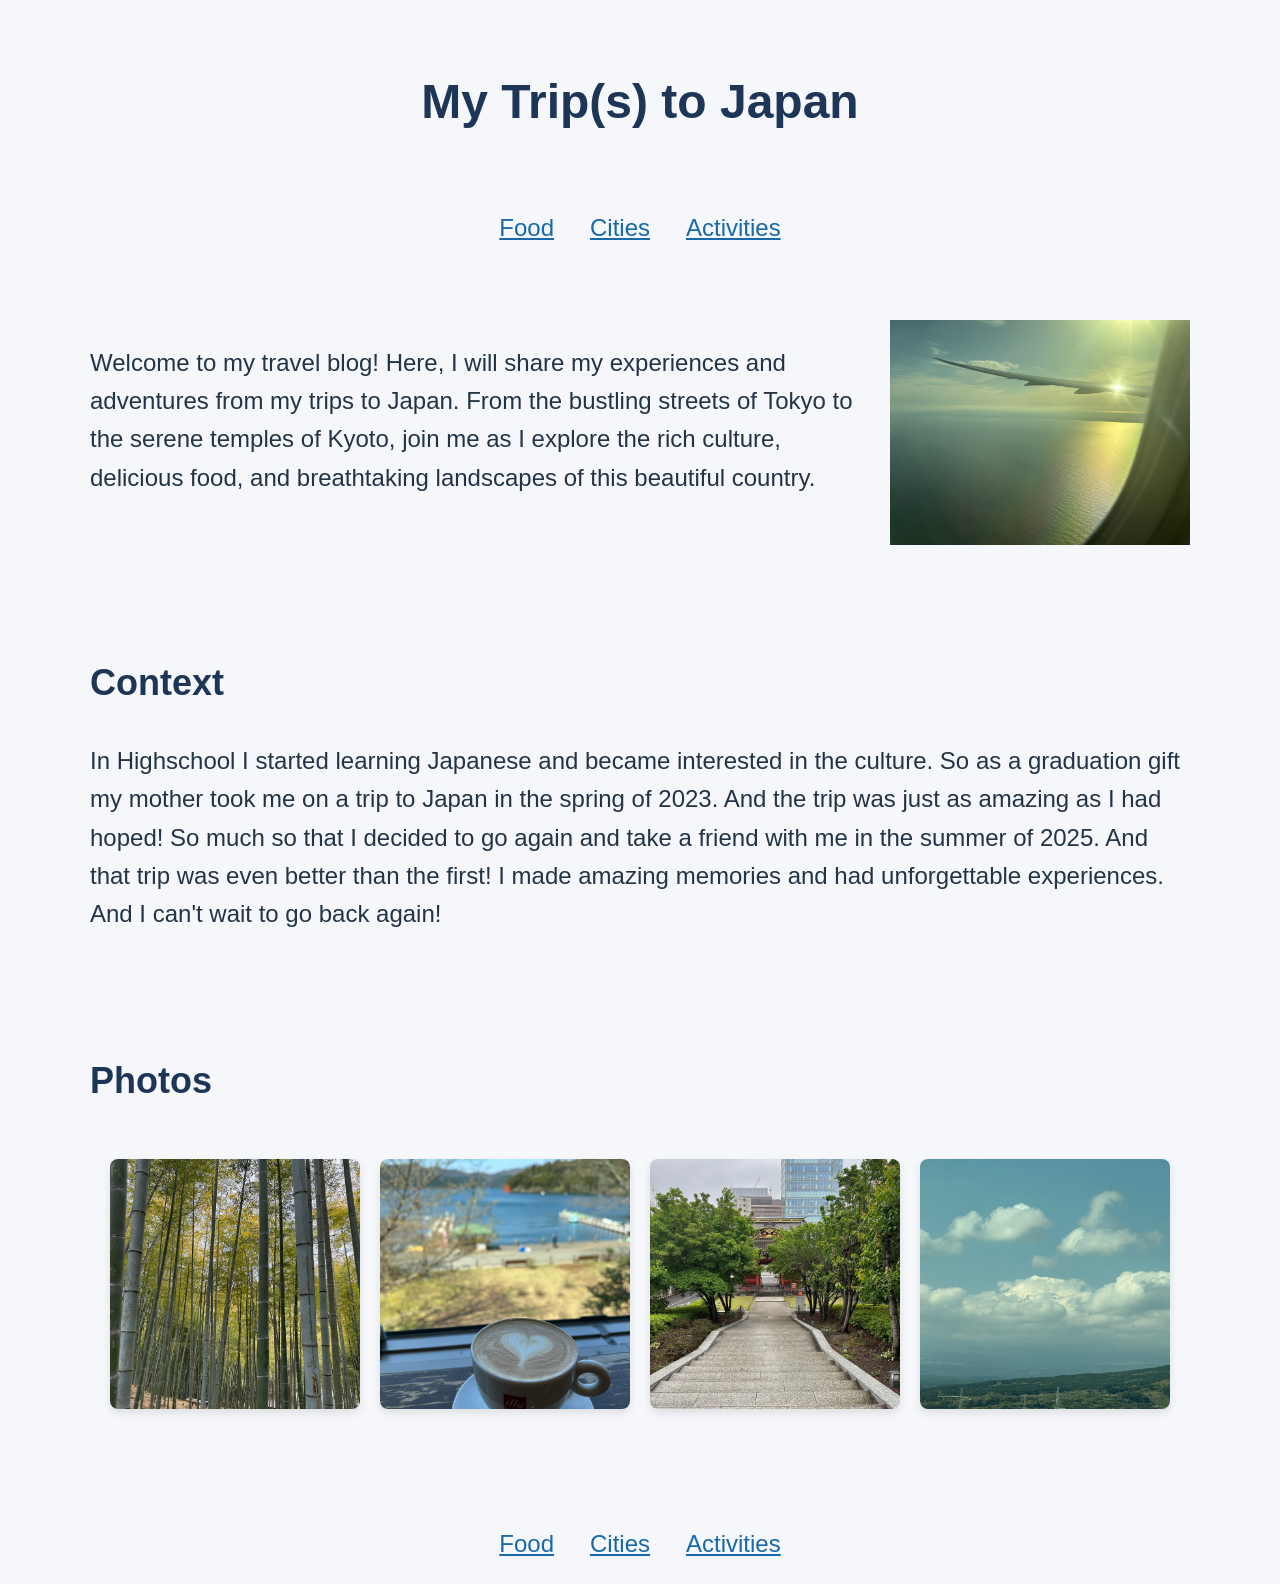
<file: index.html>
<!DOCTYPE html>
<html lang="en">
<head>
    <meta charset="UTF-8">
    <meta name="viewport" content="width=device-width, initial-scale=1.0">
    <link rel="stylesheet" href="style.css">
    <title>My Trip(s) to Japan</title>
</head>
<body>
    <header>
        <h1>My Trip(s) to Japan</h1>
    </header>
    <nav>
            <a href="food.html">Food</a>
            <a href="cities.html">Cities</a>
            <a href="activities.html">Activities</a>
    </nav>
    <main>
        <section>
            <img src="media/Airplane.jpeg" alt="Plane" align="right" />
            <p>Welcome to my travel blog! Here, I will share my experiences and adventures from my trips to Japan. From the bustling streets of Tokyo to the serene temples of Kyoto, join me as I explore the rich culture, delicious food, and breathtaking landscapes of this beautiful country.</p>
        </section>
        <section>
            <h2>Context</h2>
            <p>In Highschool I started learning Japanese and became interested in the culture. So as a graduation gift my mother took me on a trip to Japan in the spring of 2023. And the trip was just as amazing as I had hoped! So much so that I decided to go again and take a friend with me in the summer of 2025. And that trip was even better than the first! I made amazing memories and had unforgettable experiences. And I can't wait to go back again!</p>
        </section>
        <section>
            <h2>Photos</h2>
            <!-- I designed this photo gallery div to help me display lots of phots on each webpage -->
            <div class="photo-gallery">
                <div class="photo">
                    <img src="media/Bamboo.jpeg" alt="Bamboo Forest" height="400" width="350" />
                </div>
                <div class="photo">
                    <img src="media/Coffee.jpeg" alt="Coffee" height="400" width="350" />
                </div>
                <div class="photo">
                    <img src="media/Stairs.jpeg" alt="Stairs" height="400" width="350" />
                </div>
                <div class="photo">
                    <img src="media/Fuji-San.JPG" alt="Mount Fuji" height="400" width="350" />   
            </div>
        </section>
    </main>
    <nav>
            <a href="food.html">Food</a>
            <a href="cities.html">Cities</a>
            <a href="activities.html">Activities</a>
    </nav>
</body>
</html>
</file>
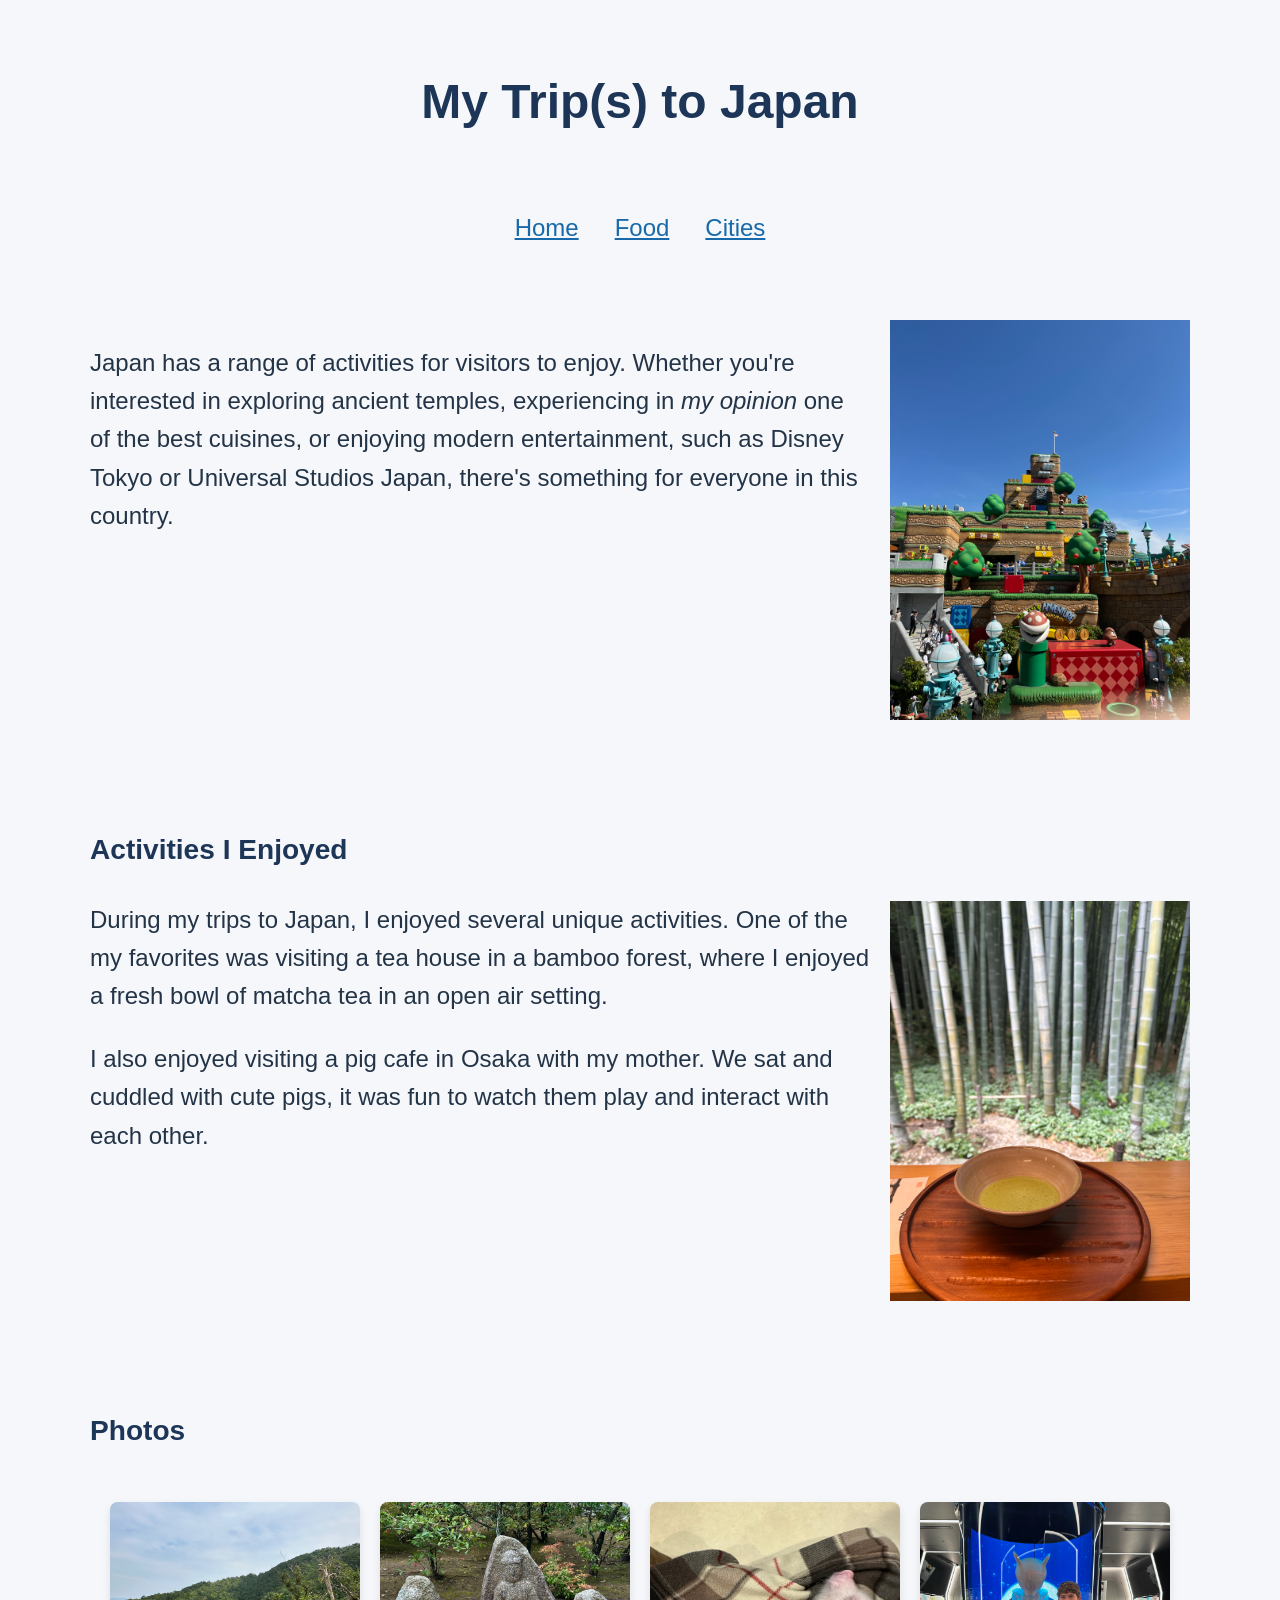
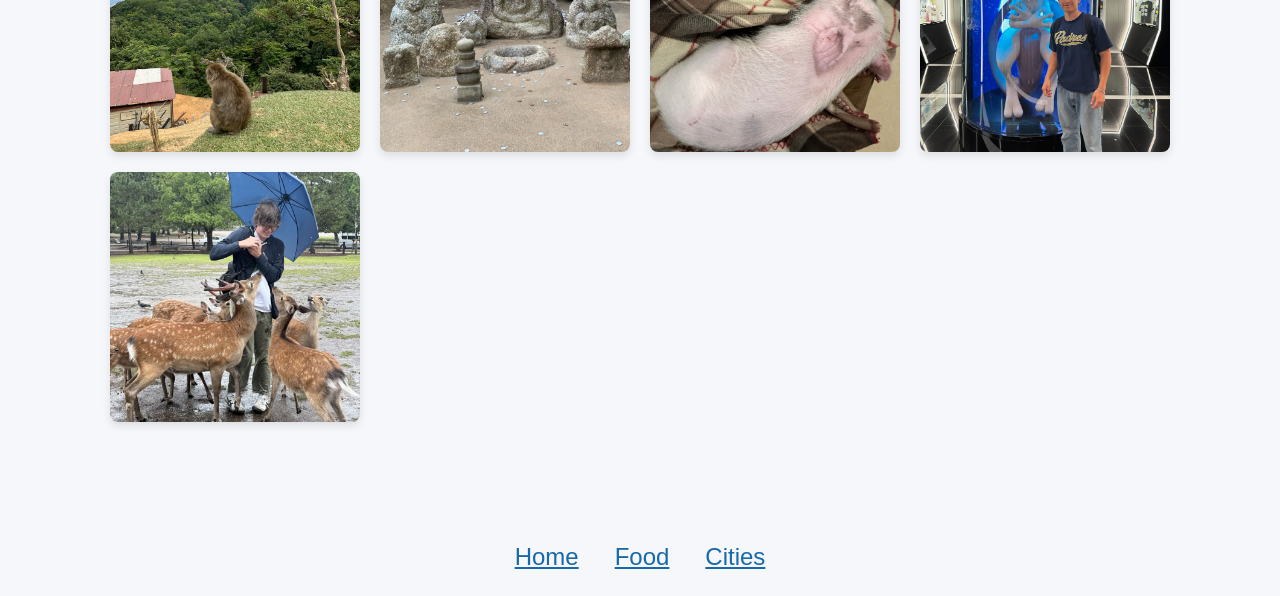
<file: activities.html>
<!DOCTYPE html>
<html lang="en">
<head>
    <meta charset="UTF-8">
    <meta name="viewport" content="width=device-width, initial-scale=1.0">
    <link rel="stylesheet" href="style.css">
    <title>My Trip(s) to Japan - Activities</title>
</head>
<body>
    <header>
        <h1>My Trip(s) to Japan</h1>
    </header>
    <nav>
            <a href="index.html">Home</a>
            <a href="food.html">Food</a>
            <a href="cities.html">Cities</a>
    </nav>
    <main>
        <section>
            <img src="media/Mario.jpeg" alt="Mario World" align="right" />
            <p>Japan has a range of activities for visitors to enjoy. Whether you're interested in exploring ancient temples, experiencing in <i>my opinion</i> one of the best cuisines, or enjoying modern entertainment, such as Disney Tokyo or Universal Studios Japan, there's something for everyone in this country.</p>
            
        </section>
        <section>
            <h3>Activities I Enjoyed</h3>
            <img src="media/Tea.jpeg" alt="Tea" align="right" />
            <p>During my trips to Japan, I enjoyed several unique activities. One of the my favorites was visiting a tea house in a bamboo forest, where I enjoyed a fresh bowl of matcha tea in an open air setting.</p>
            <p>I also enjoyed visiting a pig cafe in Osaka with my mother. We sat and cuddled with cute pigs, it was fun to watch them play and interact with each other.</p>
        </section>
        <section>
            <h3>Photos</h3>
            <div class="photo-gallery">
                <div class="photo">
                    <img src="media/Monkey.jpeg" alt="Monkey" height="400" width="350" />
                </div>
                <div class="photo">
                    <img src="media/Totems.jpeg" alt="Totems" height="400" width="350" />
                </div>
                <div class="photo">
                    <img src="media/Piggy.JPG" alt="Pig Cafe" height="400" width="350" />
                </div>
                <div class="photo">
                    <img src="media/MewTwo.jpeg" alt="MewTwo" height="400" width="350" />
                </div>
                <div class="photo">
                    <img src="media/ManyDeer.jpg" alt="Deer of Nara Park" height="400" width="350" />
                </div>
            </div>
        </section>
    </main>
    <nav>
        <a href="index.html">Home</a>
        <a href="food.html">Food</a>
        <a href="cities.html">Cities</a>
    </nav>
</body>
</html>
</file>
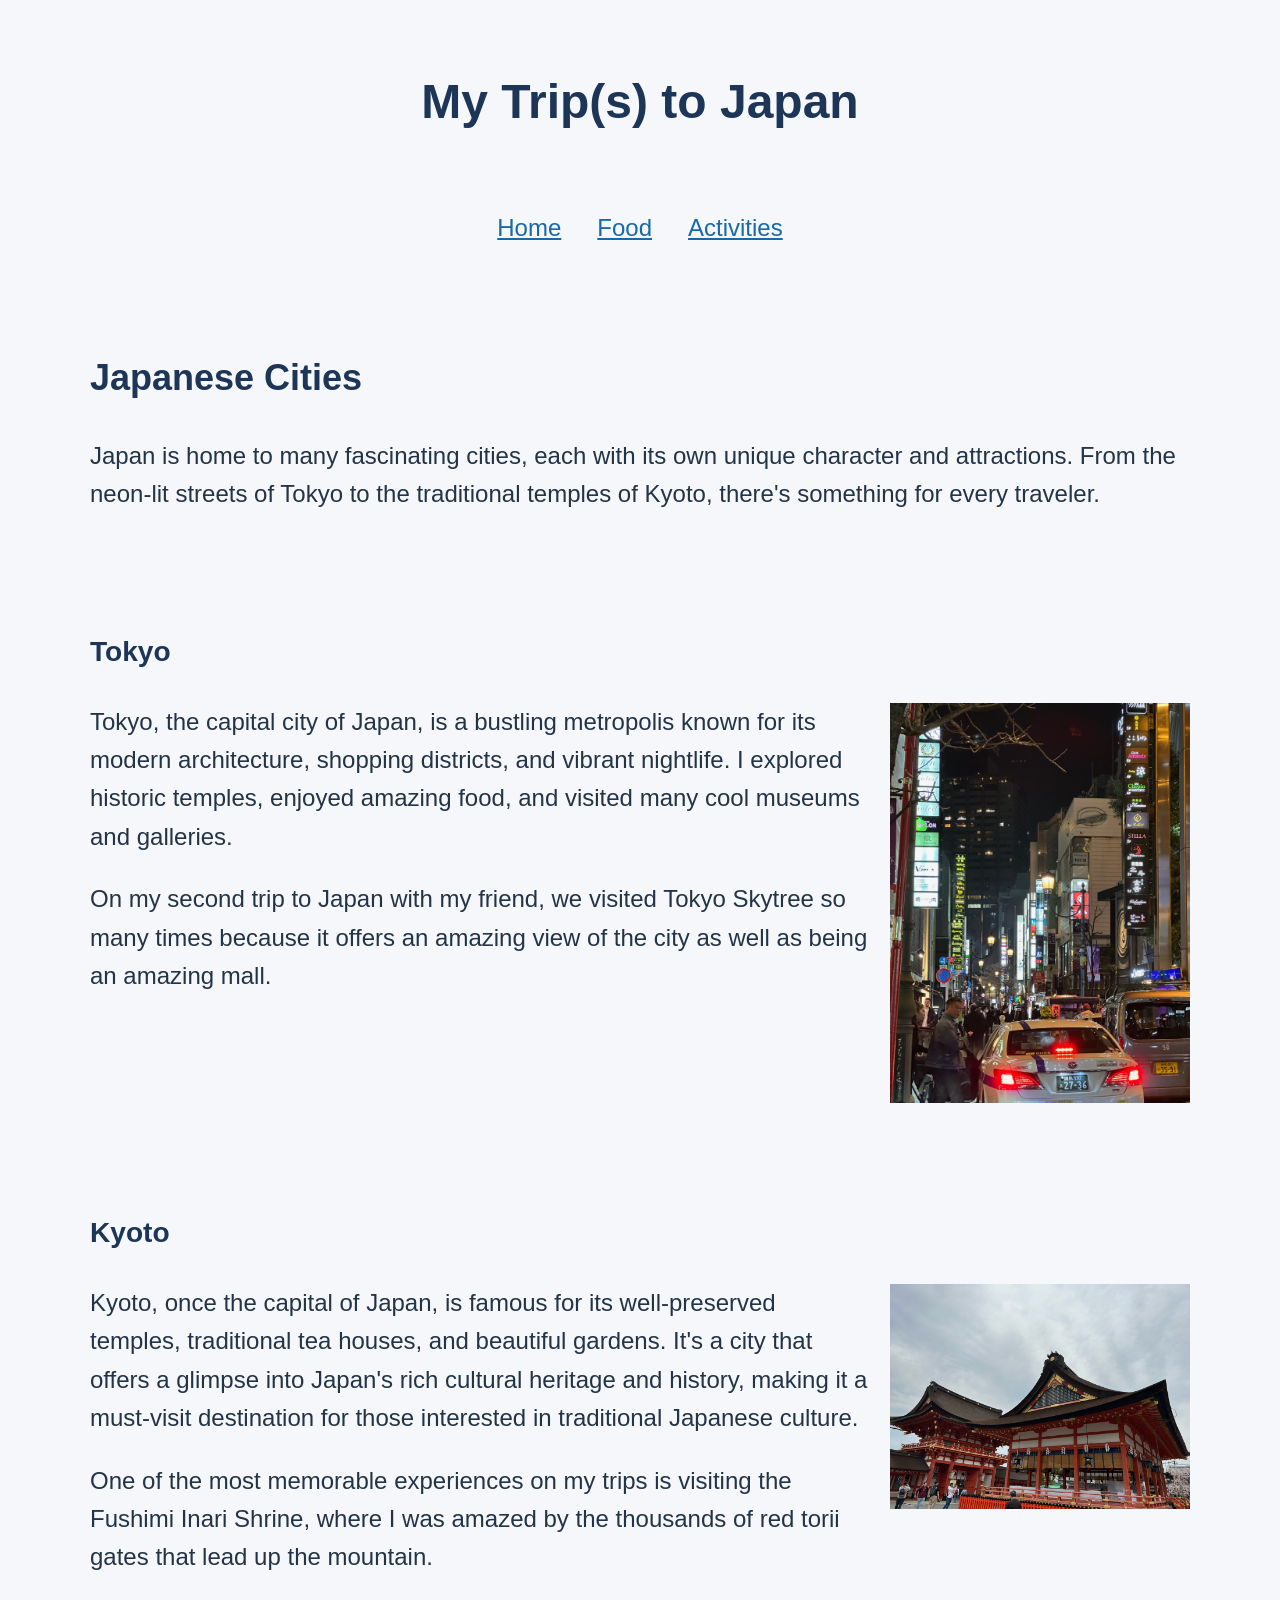
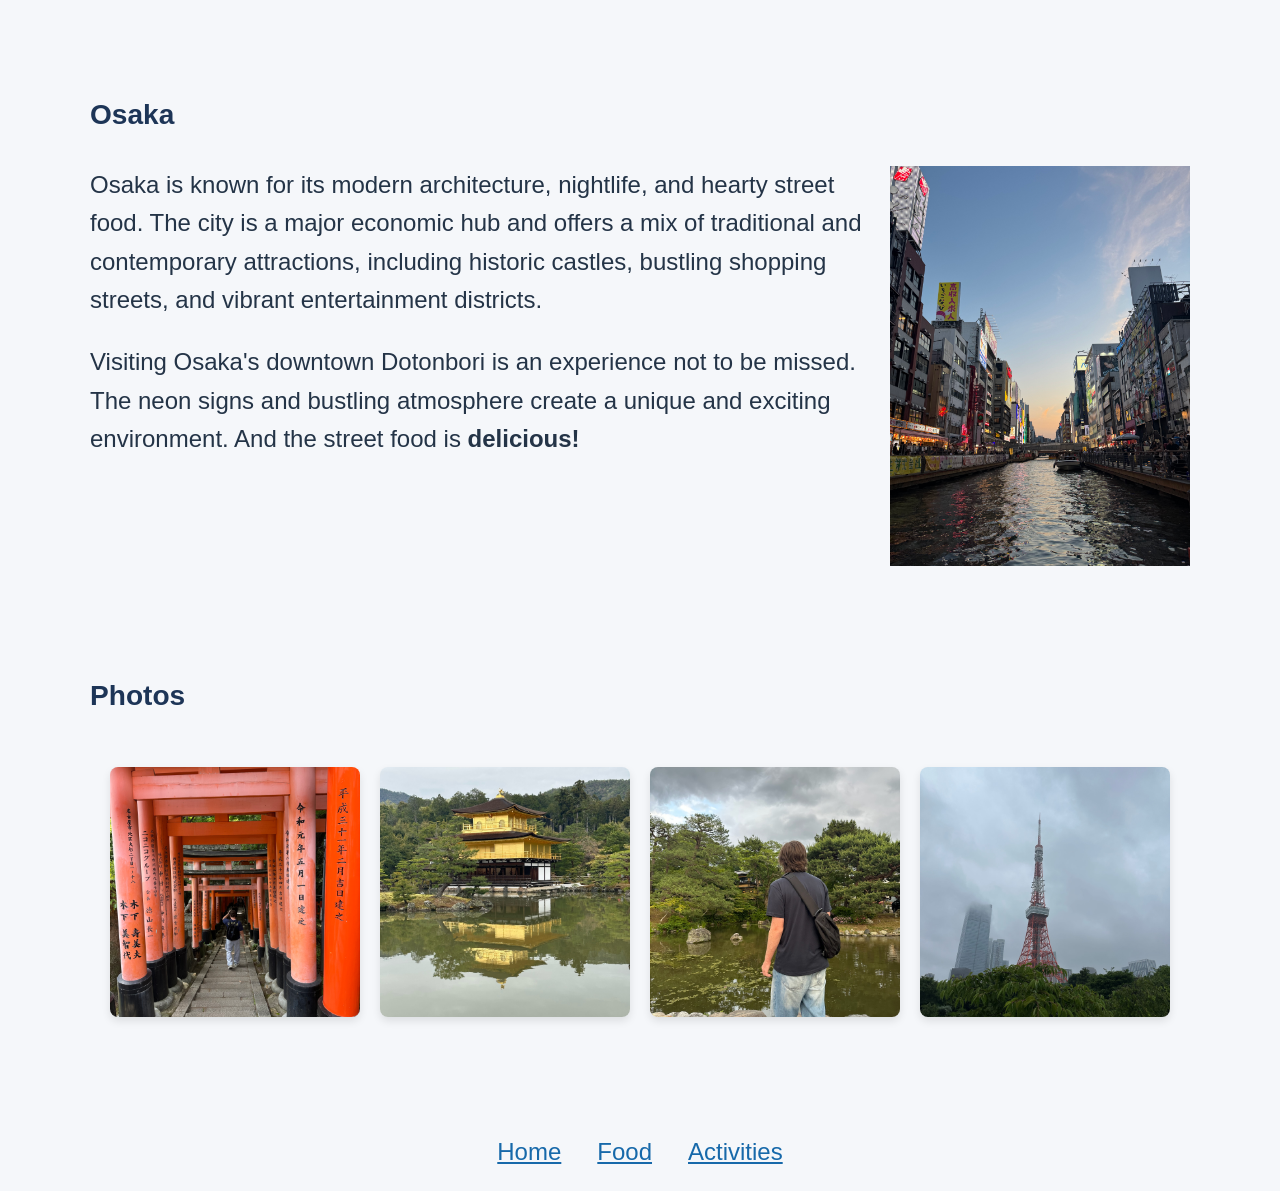
<file: cities.html>
<!DOCTYPE html>
<html lang="en">
<head>
    <meta charset="UTF-8">
    <meta name="viewport" content="width=device-width, initial-scale=1.0">
    <link rel="stylesheet" href="style.css">
    <title>My Trip(s) to Japan - Cities</title>
</head>
<body>
    <header>
        <h1>My Trip(s) to Japan</h1>
    </header>
    <nav>
            <a href="index.html">Home</a>
            <a href="food.html">Food</a>
            <a href="activities.html">Activities</a>
    </nav>
    <main>
        <section>
            <h2>Japanese Cities</h2>
            <p>Japan is home to many fascinating cities, each with its own unique character and attractions. From the neon-lit streets of Tokyo to the traditional temples of Kyoto, there's something for every traveler.</p>
        </section>
        <section>
            <h3>Tokyo</h3>
            <img src="media/Tokyo.jpg" alt="Tokyo" align="right" />
            <p>Tokyo, the capital city of Japan, is a bustling metropolis known for its modern architecture, shopping districts, and vibrant nightlife. I explored historic temples, enjoyed amazing food, and visited many cool museums and galleries.</p>
            <p>On my second trip to Japan with my friend, we visited Tokyo Skytree so many times because it offers an amazing view of the city as well as being an amazing mall.</p>
            
        </section>
        <section>
            <h3>Kyoto</h3>
            <img src="media/Kyoto.jpg" alt="Kyoto" align="right" />
            <p>Kyoto, once the capital of Japan, is famous for its well-preserved temples, traditional tea houses, and beautiful gardens. It's a city that offers a glimpse into Japan's rich cultural heritage and history, making it a must-visit destination for those interested in traditional Japanese culture.</p>
            <p>One of the most memorable experiences on my trips is visiting the Fushimi Inari Shrine, where I was amazed by the thousands of red torii gates that lead up the mountain.</p>
            
        </section>
        <section>
            <h3>Osaka</h3>
            <img src="media/Osaka.jpg" alt="Osaka" align="right" />
            <p>Osaka is known for its modern architecture, nightlife, and hearty street food. The city is a major economic hub and offers a mix of traditional and contemporary attractions, including historic castles, bustling shopping streets, and vibrant entertainment districts.</p>
            <p> Visiting Osaka's downtown Dotonbori is an experience not to be missed. The neon signs and bustling atmosphere create a unique and exciting environment. And the street food is <strong>delicious!</strong></p>
            
        </section>
        <section>
            <h3>Photos</h3>
            <div class="photo-gallery">
                <div class="photo">
                    <img src="media/FushimiInari.jpeg" alt="Fushimi Inari Shrine" height="400" width="350" />
                </div>
                <div class="photo">
                    <img src="media/Temple.jpeg" alt="Temple" height="400" width="350" />
                </div>
                <div class="photo">
                    <img src="media/Lake.jpeg" alt="Lake" height="400" width="350" />
                </div>
                <div class="photo">
                    <img src="media/Tower.jpeg" alt="Tokyo Tower" height="400" width="350" />
                </div>
            </div>
        </section>
    </main>
    <nav>
        <a href="index.html">Home</a>
        <a href="food.html">Food</a>
        <a href="activities.html">Activities</a>
    </nav>
</body>
</html>
</file>
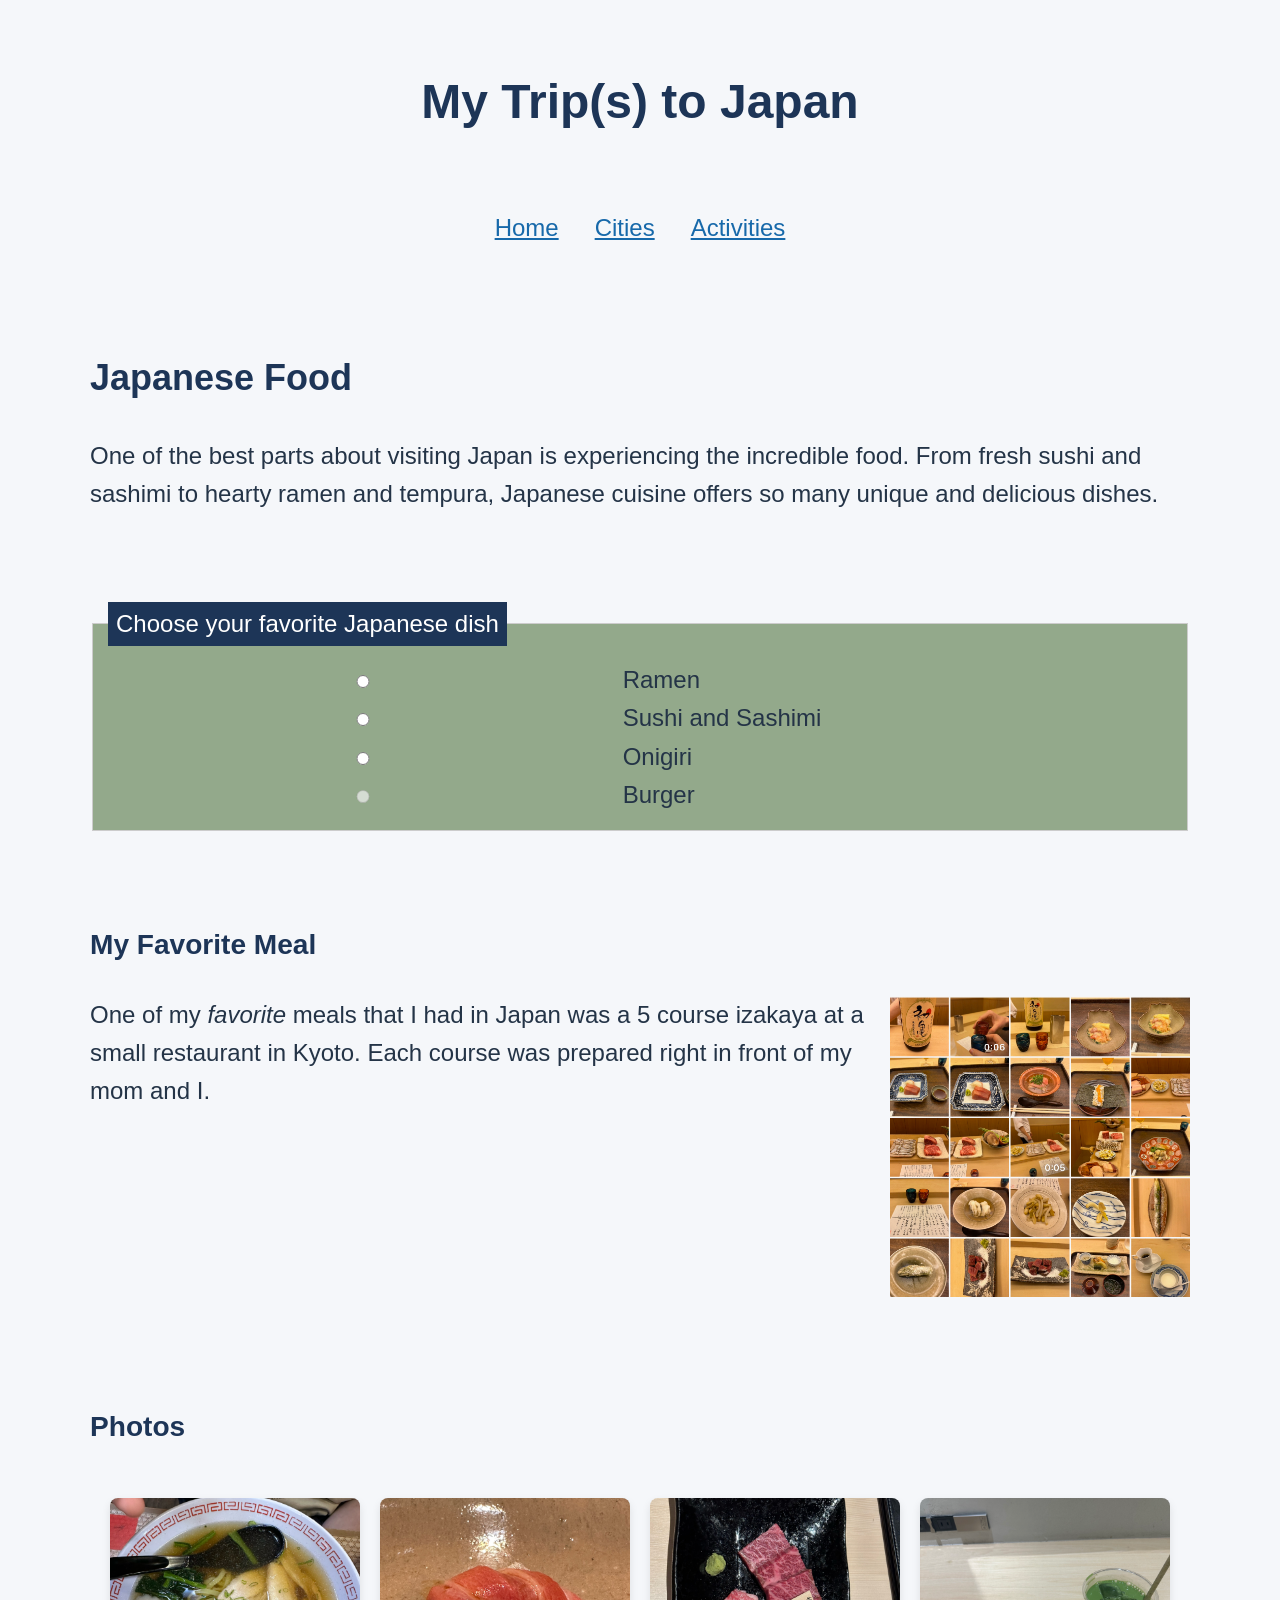
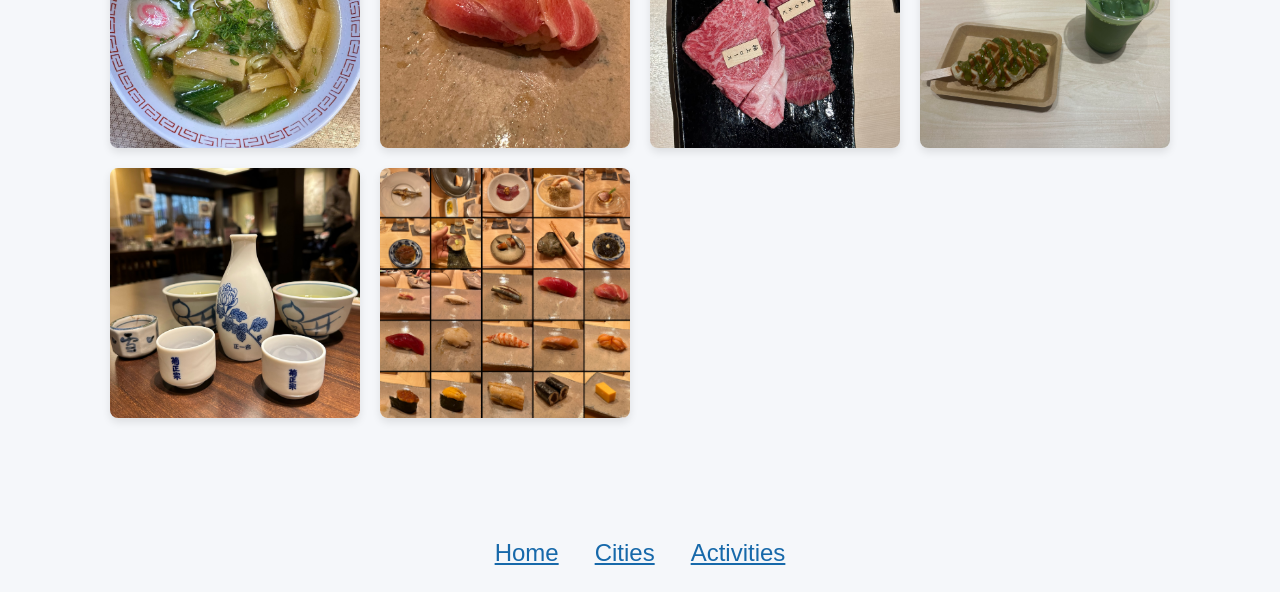
<file: food.html>
<!DOCTYPE html>
<html lang="en">
<head>
    <meta charset="UTF-8">
    <meta name="viewport" content="width=device-width, initial-scale=1.0">
    <link rel="stylesheet" href="style.css">
    <title>My Trip(s) to Japan - Food</title>
</head>
<body>
    <header>
        <h1>My Trip(s) to Japan</h1>
    </header>
    <nav>
            <a href="index.html">Home</a>
            <a href="cities.html">Cities</a>
            <a href="activities.html">Activities</a>
    </nav>
    <main>
        <section>
            <h2>Japanese Food</h2>
            <p>One of the best parts about visiting Japan is experiencing the incredible food. From fresh sushi and sashimi to hearty ramen and tempura, Japanese cuisine offers so many unique and delicious dishes.</p>
        </section>
        <section>
            <form>
                <!--  
                    The fieldset tag is used to group related elements in a form.

                    I am using all these tags and attributes to allow me to create this interactive form for users to select their favorite Japanese dish. 
                    Once we learn about JavaScript, I will be able to make this form interactive and allow users to submit their favorite dish and display it on the page.
                -->
                <fieldset>
                    <!--  The legend tag defines a caption for the fieldset -->
                    <legend>Choose your favorite Japanese dish</legend>
                    <!-- This Input Tag creates a radio button for selecting a dish -->
                    <input type="radio" id="ramen" name="dish" value="R" />
                    <!--  
                        The type attribute specifies the type of input element.
                        And the for attribute of the label tag is used to bind the label to the input element with the corresponding id.
                    -->
                    <label for="ramen">Ramen</label><br />

                    <input type="radio" id="sushi" name="dish" value="S" />
                    <label for="sushi">Sushi and Sashimi</label><br />

                    <input type="radio" id="onigiri" name="dish" value="O" />
                    <label for="onigiri">Onigiri</label><br />
                    
                    <!--  
                    The disabled attribute makes the input element unselectable and unclickable 
                    Since the burger is not a Japanese dish, I have disabled this option to prevent users from selecting it.
                    -->
                    <input type="radio" id="burger" name="dish" value="T" disabled />
                    <label for="burger">Burger</label>
                </fieldset>
            </form>
        </section>
        <section>
            <h3>My Favorite Meal</h3>
            <img src="media/sushi.jpg" alt="Sushi" align="right" />
            <p> One of my <em>favorite</em> meals that I had in Japan was a 5 course izakaya at a small restaurant in Kyoto. Each course was prepared right in front of my mom and I. </p>
        </section>
        <section>
            <h3>Photos</h3>
            <div class="photo-gallery">
                <div class="photo">
                    <img src="media/Ramen.jpeg" alt="Ramen" height="400" width="350" />
                </div>
                <div class="photo">
                    <img src="media/Tuna.jpg" alt="Tuna" height="400" width="350" />
                </div>
                <div class="photo">
                    <img src="media/Steaks.jpeg" alt="Steaks" height="400" width="350" />
                </div>
                <div class="photo">
                    <img src="media/Matcha.jpeg" alt="Matcha" height="400" width="350" />
                </div>
                <div class="photo">
                    <img src="media/Sake.jpeg" alt="Sake" height="400" width="350" />
                </div>
                <div class="photo">
                    <img src="media/Omakase.jpg" alt="Omakase" height="400" width="350" />
                </div>
            </div>
        </section>
    </main>
    <nav>
        <a href="index.html">Home</a>
        <a href="cities.html">Cities</a>
        <a href="activities.html">Activities</a>
    </nav>
</body>
</html>
</file>
<file: style.css>
* {
	box-sizing: border-box;
}

body {
	margin: 0;
	color: #243447;
	background: #f5f7fa;
	font-family: Arial, Helvetica, sans-serif;
	font-size: 150%;
	line-height: 1.6;
}

header,
nav,
main{
	width: min(1100px, 92%);
	margin: 0 auto;
}

header {
	padding: 32px 0 16px;
	text-align: center;
}

h1,
h2,
h3 {
	color: #1d3557;
}

a {
	color: #1769aa;
}

a:hover {
	color: #0d47a1;
}

/* Navigation bar style */
nav {
	display: flex;
	flex-wrap: wrap;
	gap: 12px;
	justify-content: center;
	padding: 12px 0;
}
/* Navigation links style */
nav a {
	padding: 8px 12px;
	border-radius: 6px;
}

nav a:hover,
nav a[aria-current="page"] {
	color: #fff;
	background: #1769aa;
}

main {
	min-height: 60vh;
	padding: 32px 0;
}

section,
article{
	/* Contain floated images so they cannot overlap the next section. */
	display: flow-root;
	margin-bottom: 24px;
	padding: 20px 0;
}

fieldset {
  background-color: #93a98b;
  border: 1px solid #ccc;
  padding: 15px;
}
legend {
  background-color: #1d3557;
  color: #fff;
  padding: 3px 8px;
}


img {
	max-width: 300px;
	height: auto;
}

/* Keep right-aligned images inside their section and separated from text. */
img[align="right"],
.align-right,
.float-right {
	float: right;
	margin: 0 0 16px 20px;
}

input {
	width: 100%;
	max-width: 500px;
	padding: 10px 12px;
	font: inherit;
	border: 1px solid #b8c4ce;
	border-radius: 5px;
}

/* The main gallery  */
.photo-gallery {
  display: grid;
  /* Automatically creates as many columns as fit, with a minimum width of 250px */
  grid-template-columns: repeat(auto-fit, minmax(250px, 1fr));
  /* Controls the spacing (gap) between photos */
  grid-gap: 20px;
  padding: 20px;
}

/*  The individual photo wrappers */
.photo {
  overflow: hidden;
  border-radius: 8px;
  box-shadow: 0 4px 8px rgba(0, 0, 0, 0.1);
  /* Sets a fixed height so all gallery tiles look uniform */
  height: 250px; 
}

/* The images inside the wrappers */
.photo img {
  width: 100%;
  height: 100%;
  /* Forces the image to fill the div nicely */
  object-fit: cover; 
  /* Smooth zoom effect transition */
  transition: transform 0.3s ease; 
}

/*  hover effect for the images */
.photo img:hover {
  transform: scale(1.05);
  cursor: pointer;
}
</file>
